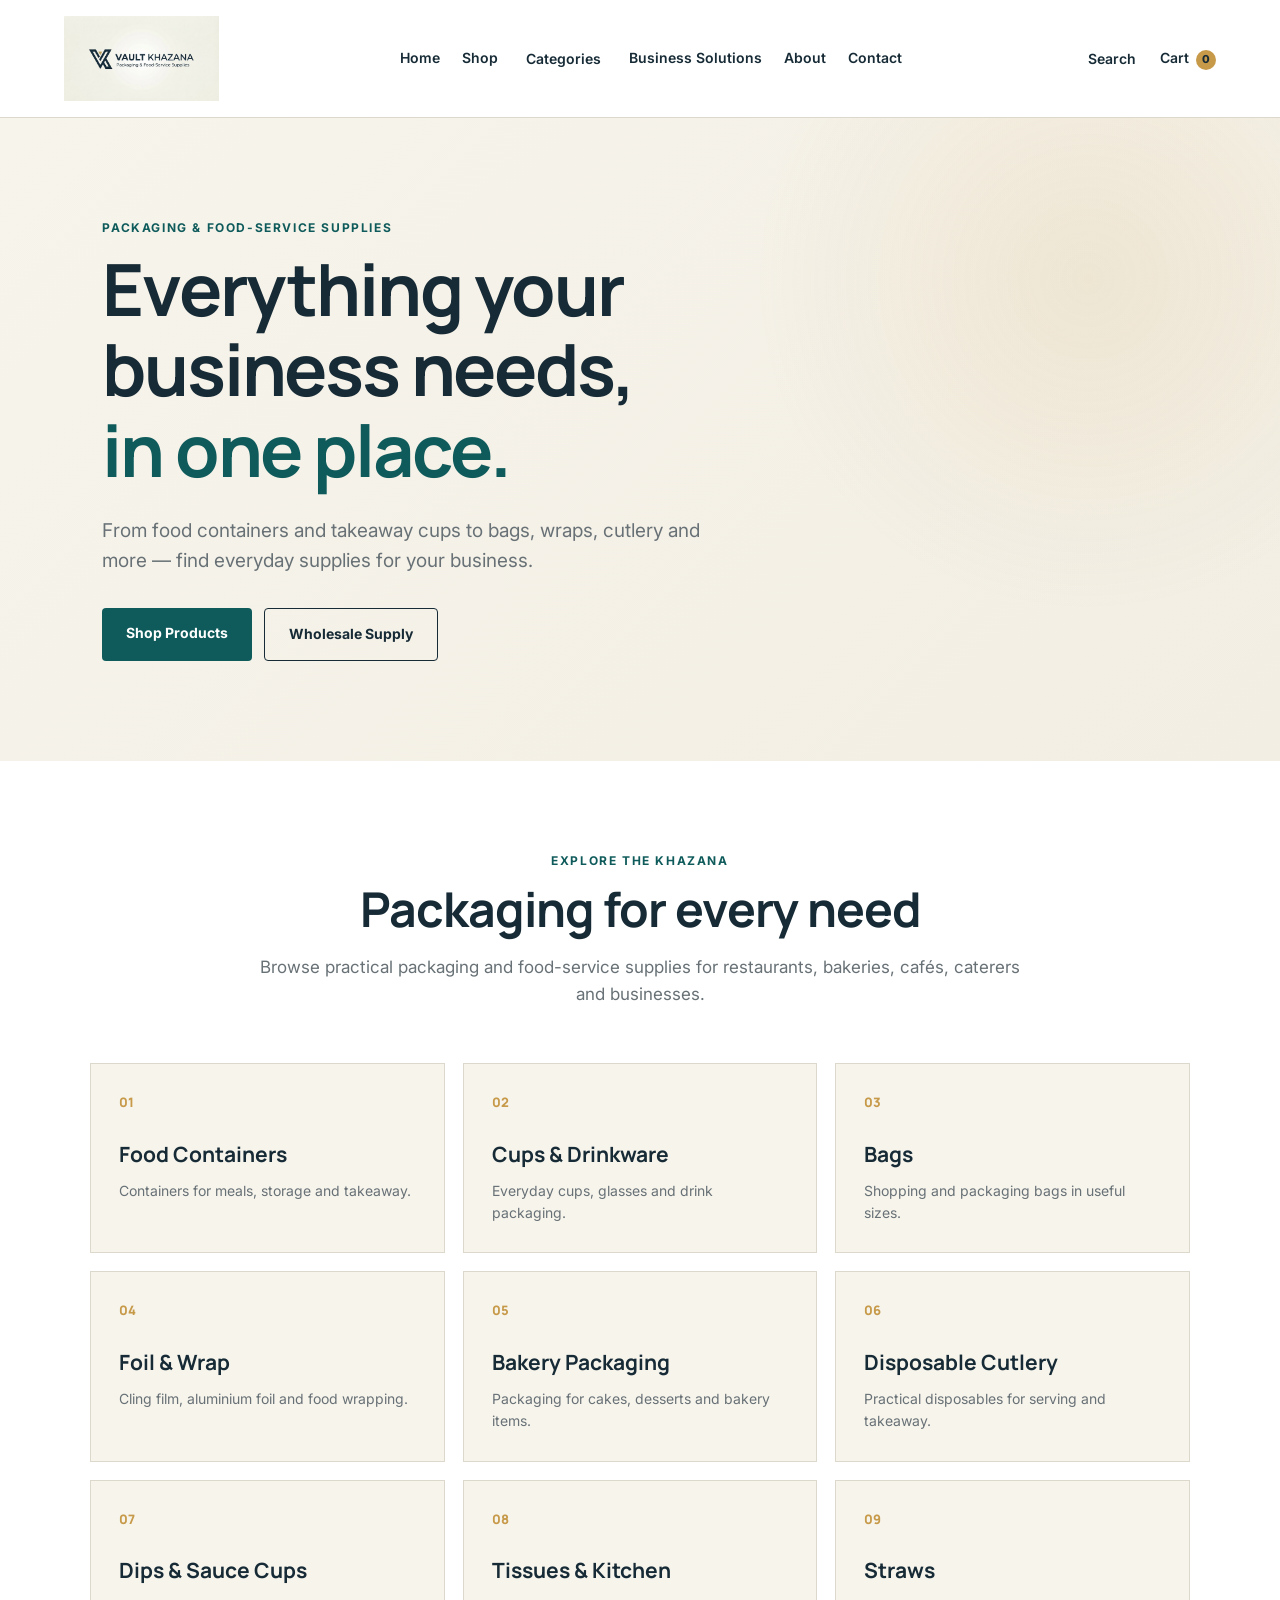
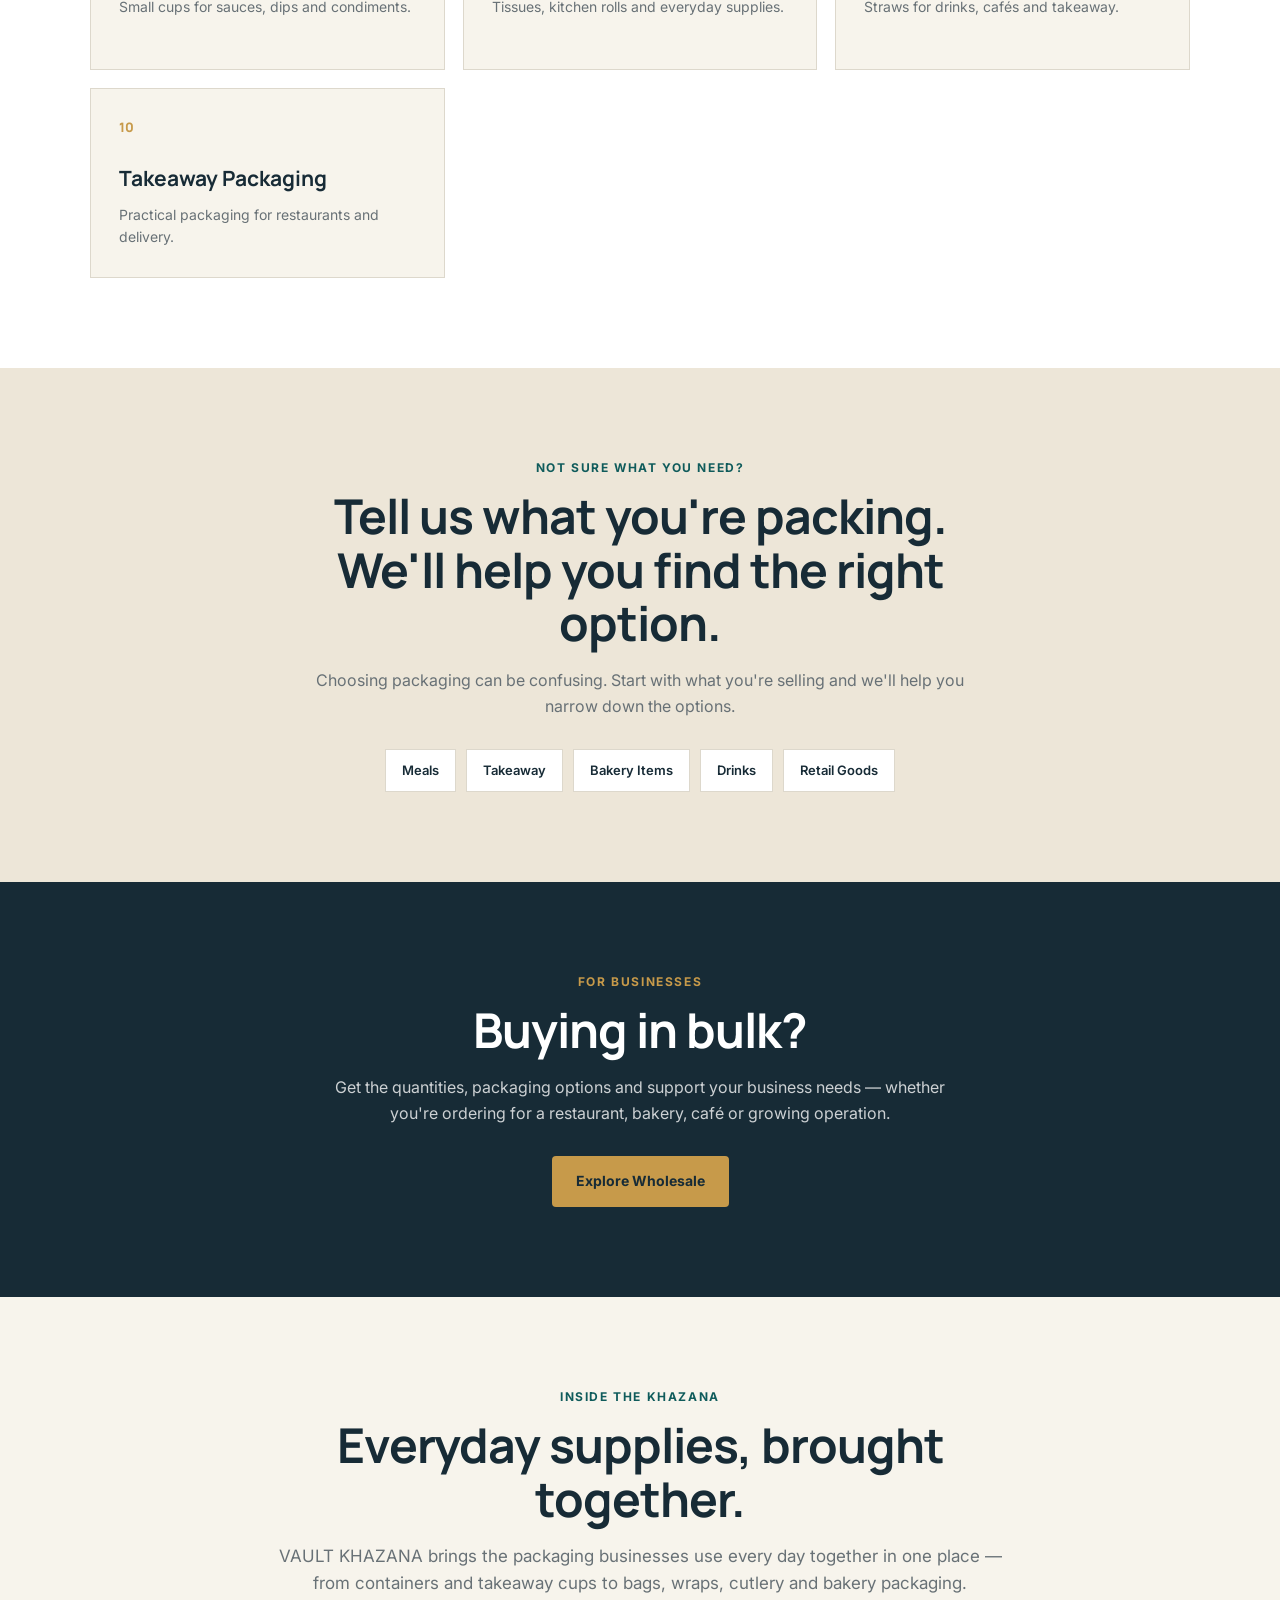
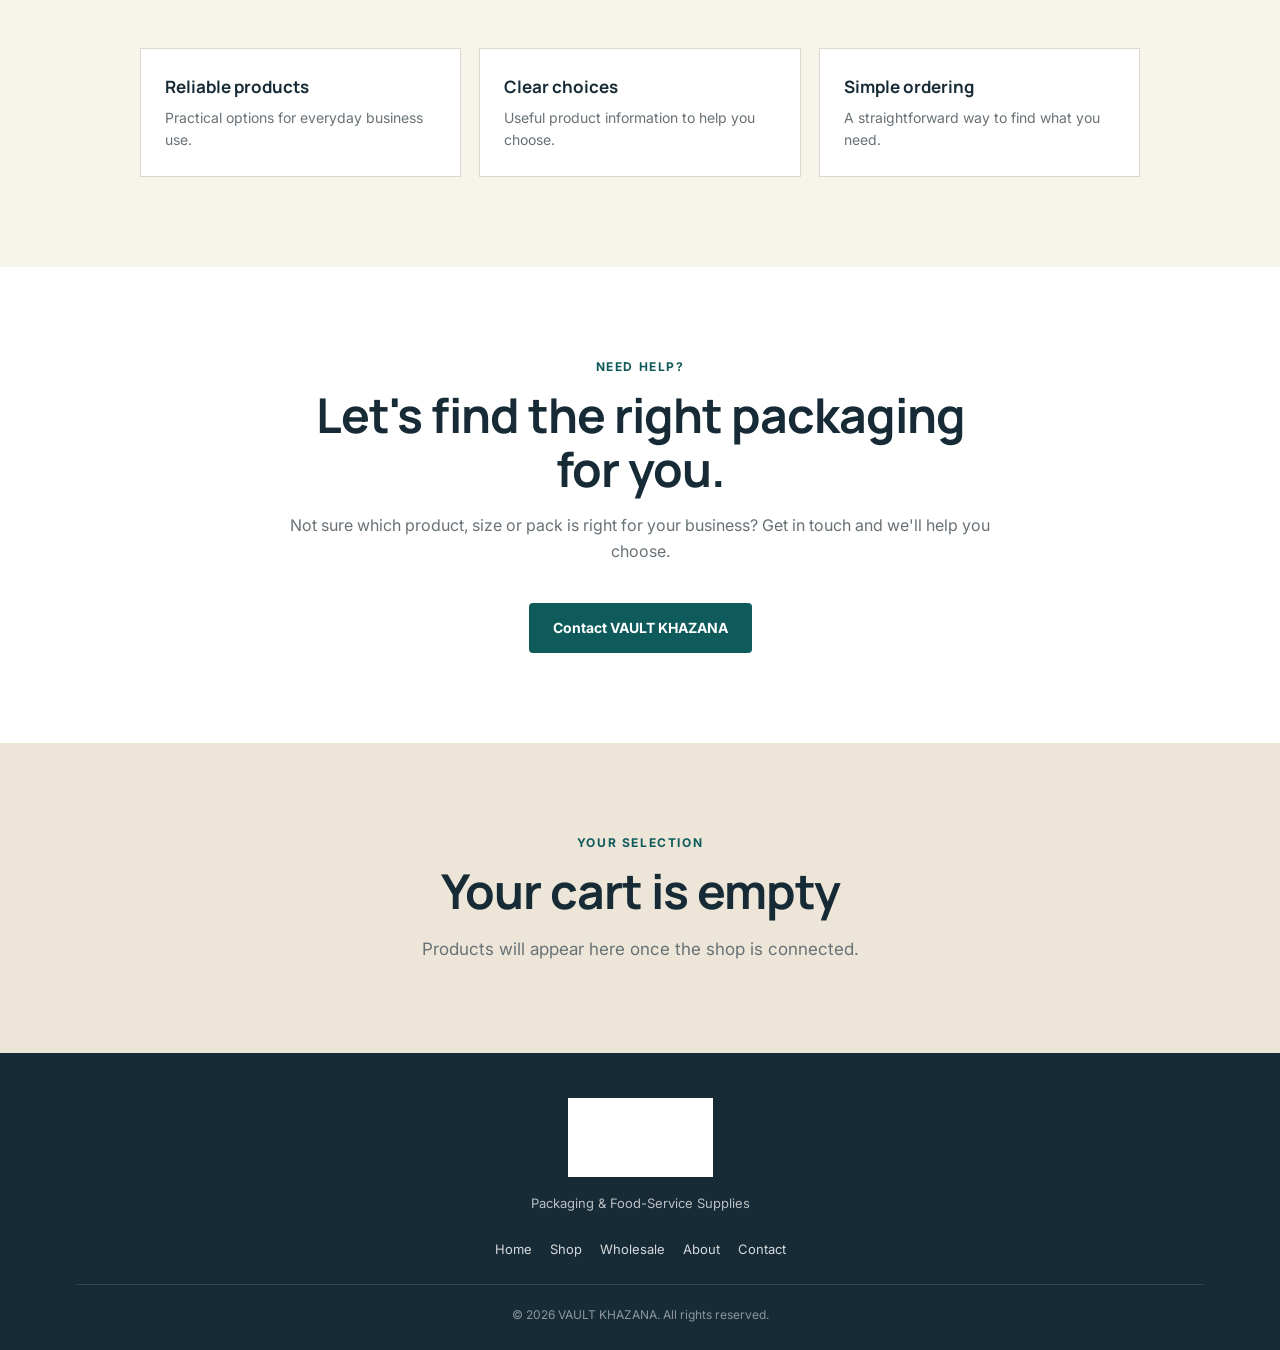
<file: index.html>
<!DOCTYPE html>
<html lang="en">
<head>
  <meta charset="UTF-8">
  <meta name="viewport" content="width=device-width, initial-scale=1.0">

  <title>VAULT KHAZANA | Packaging & Food-Service Supplies</title>

  <meta
    name="description"
    content="VAULT KHAZANA brings packaging and food-service supplies together in one place for restaurants, bakeries, cafés, caterers and growing businesses."
  >

  <link rel="stylesheet" href="styles.css">
</head>

<body>

  <!-- HEADER -->
  <header class="site-header">

    <a href="index.html" class="logo">
      <img src="vk.jpeg" alt="VAULT KHAZANA">
    </a>

    <nav class="main-nav" aria-label="Main navigation">

      <a href="index.html">Home</a>
      <a href="#shop">Shop</a>

      <div class="nav-dropdown">

        <button type="button">Categories</button>

        <div class="dropdown-menu">
          <a href="#plastic-food-containers">Food Containers</a>
          <a href="#dips-sauce-cups">Dips & Sauce Cups</a>
          <a href="#bakery-packaging">Bakery Packaging</a>
          <a href="#cups-drinkware">Cups & Drinkware</a>
          <a href="#bags">Bags</a>
          <a href="#food-wrapping">Foil & Wrap</a>
          <a href="#tissues-kitchen">Tissues & Kitchen</a>
          <a href="#disposable-cutlery">Disposable Cutlery</a>
          <a href="#takeaway-packaging">Takeaway Packaging</a>
          <a href="#thermopore">Thermopore</a>
        </div>

      </div>

      <a href="#business-solutions">Business Solutions</a>
      <a href="#about">About</a>
      <a href="#contact">Contact</a>

    </nav>

    <div class="header-actions">

      <button type="button" class="search-button">
        Search
      </button>

      <a href="#cart" class="cart-link">
        Cart <span class="cart-count">0</span>
      </a>

    </div>

  </header>


  <main>

    <!-- HERO -->
    <section class="hero">

      <div class="hero-content">

        <p class="eyebrow">Packaging & Food-Service Supplies</p>

        <h1>
          Everything your business needs,
          <span>in one place.</span>
        </h1>

        <p class="hero-text">
          From food containers and takeaway cups to bags, wraps,
          cutlery and more — find everyday supplies for your business.
        </p>

        <div class="hero-actions">

          <a href="#shop" class="primary-button">
            Shop Products
          </a>

          <a href="#business-solutions" class="secondary-button">
            Wholesale Supply
          </a>

        </div>

      </div>

    </section>


    <!-- SHOP -->
    <section id="shop" class="shop">

      <div class="section-heading">

        <p class="eyebrow">Explore the Khazana</p>

        <h2>Packaging for every need</h2>

        <p>
          Browse practical packaging and food-service supplies
          for restaurants, bakeries, cafés, caterers and businesses.
        </p>

      </div>


      <div class="category-grid">

                <a href="food-containers.html" class="category-card">
          <span class="category-number">01</span>
          <h3>Food Containers</h3>
          <p>Containers for meals, storage and takeaway.</p>
        </a>

        <a href="#cups-drinkware" class="category-card">
          <span class="category-number">02</span>
          <h3>Cups & Drinkware</h3>
          <p>Everyday cups, glasses and drink packaging.</p>
        </a>

        <a href="#bags" class="category-card">
          <span class="category-number">03</span>
          <h3>Bags</h3>
          <p>Shopping and packaging bags in useful sizes.</p>
        </a>

        <a href="#food-wrapping" class="category-card">
          <span class="category-number">04</span>
          <h3>Foil & Wrap</h3>
          <p>Cling film, aluminium foil and food wrapping.</p>
        </a>

        <a href="#bakery-packaging" class="category-card">
          <span class="category-number">05</span>
          <h3>Bakery Packaging</h3>
          <p>Packaging for cakes, desserts and bakery items.</p>
        </a>

        <a href="#disposable-cutlery" class="category-card">
          <span class="category-number">06</span>
          <h3>Disposable Cutlery</h3>
          <p>Practical disposables for serving and takeaway.</p>
        </a>

        <a href="#dips-sauce-cups" class="category-card">
          <span class="category-number">07</span>
          <h3>Dips & Sauce Cups</h3>
          <p>Small cups for sauces, dips and condiments.</p>
        </a>

        <a href="#tissues-kitchen" class="category-card">
          <span class="category-number">08</span>
          <h3>Tissues & Kitchen</h3>
          <p>Tissues, kitchen rolls and everyday supplies.</p>
        </a>

        <a href="#straws" class="category-card">
          <span class="category-number">09</span>
          <h3>Straws</h3>
          <p>Straws for drinks, cafés and takeaway.</p>
        </a>

        <a href="#takeaway-packaging" class="category-card">
          <span class="category-number">10</span>
          <h3>Takeaway Packaging</h3>
          <p>Practical packaging for restaurants and delivery.</p>
        </a>

      </div>

    </section>


    <!-- HELP / GUIDED CHOICE -->
    <section class="choice-help">

      <div class="choice-content">

        <p class="eyebrow">Not sure what you need?</p>

        <h2>
          Tell us what you're packing.
          We'll help you find the right option.
        </h2>

        <p>
          Choosing packaging can be confusing. Start with what
          you're selling and we'll help you narrow down the options.
        </p>

        <div class="choice-options">

          <a href="#plastic-food-containers">Meals</a>
          <a href="#takeaway-packaging">Takeaway</a>
          <a href="#bakery-packaging">Bakery Items</a>
          <a href="#cups-drinkware">Drinks</a>
          <a href="#bags">Retail Goods</a>

        </div>

      </div>

    </section>


    <!-- BUSINESS SOLUTIONS -->
    <section id="business-solutions" class="business-solutions">

      <div class="business-content">

        <p class="eyebrow">For businesses</p>

        <h2>Buying in bulk?</h2>

        <p>
          Get the quantities, packaging options and support
          your business needs — whether you're ordering for
          a restaurant, bakery, café or growing operation.
        </p>

        <a href="#contact" class="light-button">
          Explore Wholesale
        </a>

      </div>

    </section>


    <!-- ABOUT -->
    <section id="about" class="about">

      <div class="section-heading">

        <p class="eyebrow">Inside the Khazana</p>

        <h2>Everyday supplies, brought together.</h2>

        <p>
          VAULT KHAZANA brings the packaging businesses use every
          day together in one place — from containers and takeaway
          cups to bags, wraps, cutlery and bakery packaging.
        </p>

      </div>

      <div class="about-points">

        <div>
          <strong>Reliable products</strong>
          <span>Practical options for everyday business use.</span>
        </div>

        <div>
          <strong>Clear choices</strong>
          <span>Useful product information to help you choose.</span>
        </div>

        <div>
          <strong>Simple ordering</strong>
          <span>A straightforward way to find what you need.</span>
        </div>

      </div>

    </section>


    <!-- CONTACT -->
    <section id="contact" class="contact">

      <div class="contact-content">

        <p class="eyebrow">Need help?</p>

        <h2>Let's find the right packaging for you.</h2>

        <p>
          Not sure which product, size or pack is right for your
          business? Get in touch and we'll help you choose.
        </p>

        <a href="mailto:info@vaultkhazana.com" class="primary-button">
          Contact VAULT KHAZANA
        </a>

      </div>

    </section>


    <!-- CART PLACEHOLDER -->
    <section id="cart" class="cart-section">

      <div class="section-heading">

        <p class="eyebrow">Your selection</p>

        <h2>Your cart is empty</h2>

        <p>
          Products will appear here once the shop is connected.
        </p>

      </div>

    </section>

  </main>


  <!-- FOOTER -->
  <footer class="site-footer">

    <div class="footer-brand">

      <img src="vk.jpeg" alt="VAULT KHAZANA">

      <p>
        Packaging & Food-Service Supplies
      </p>

    </div>

    <div class="footer-links">

      <a href="index.html">Home</a>
      <a href="#shop">Shop</a>
      <a href="#business-solutions">Wholesale</a>
      <a href="#about">About</a>
      <a href="#contact">Contact</a>

    </div>

    <p class="copyright">
      © 2026 VAULT KHAZANA. All rights reserved.
    </p>

  </footer>

</body>
</html>
</file>
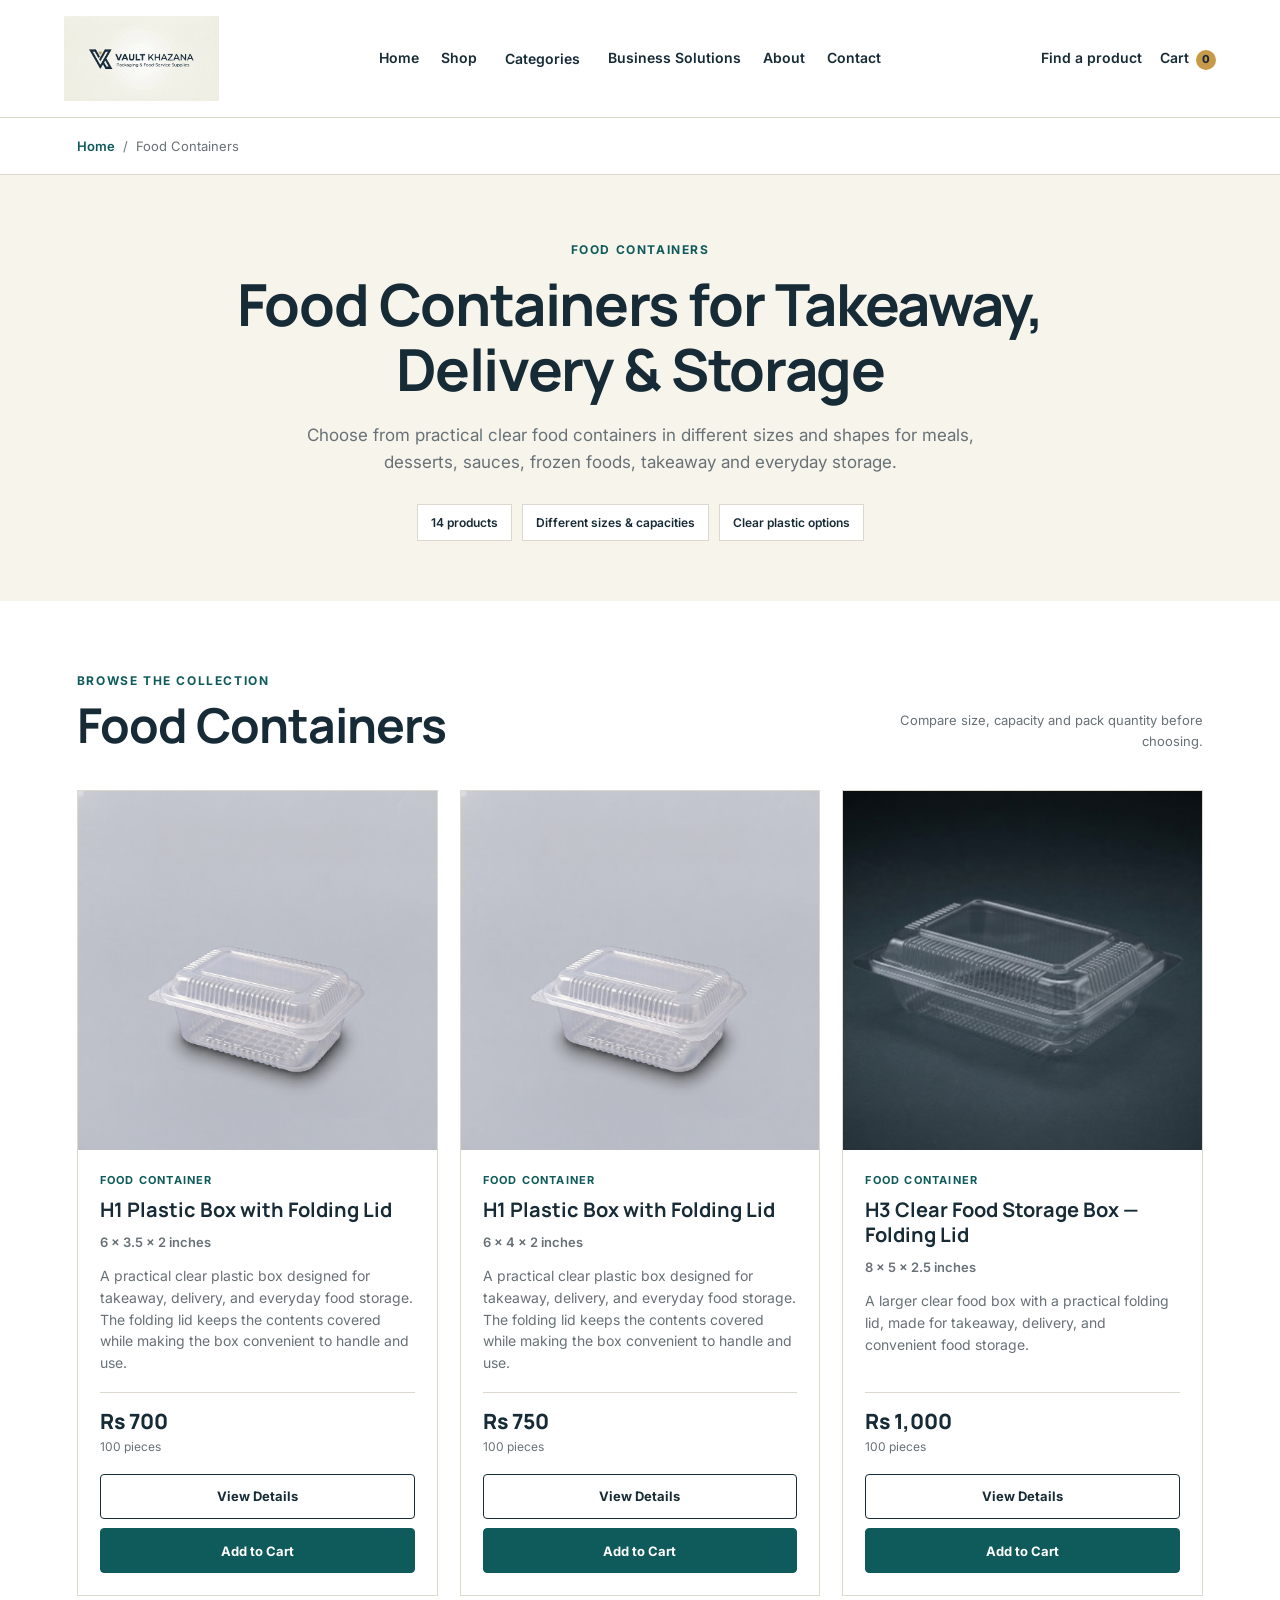
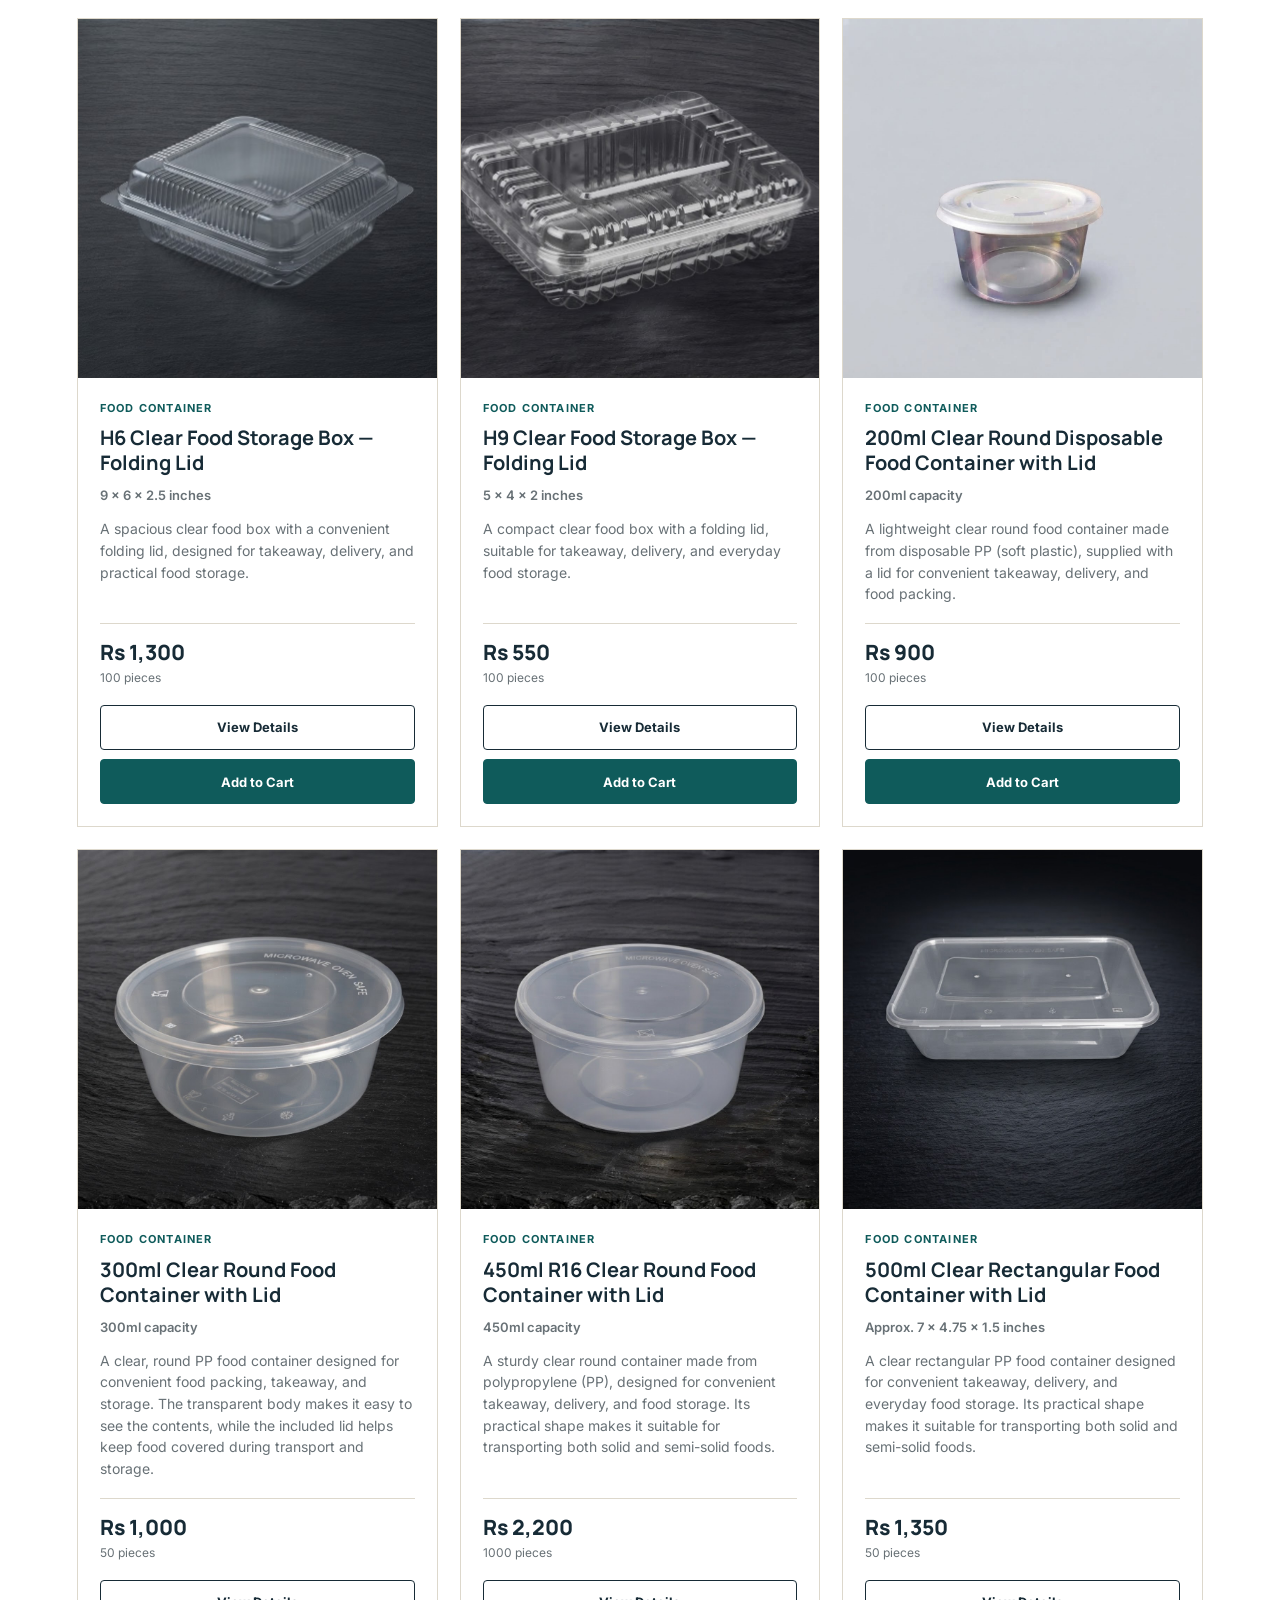
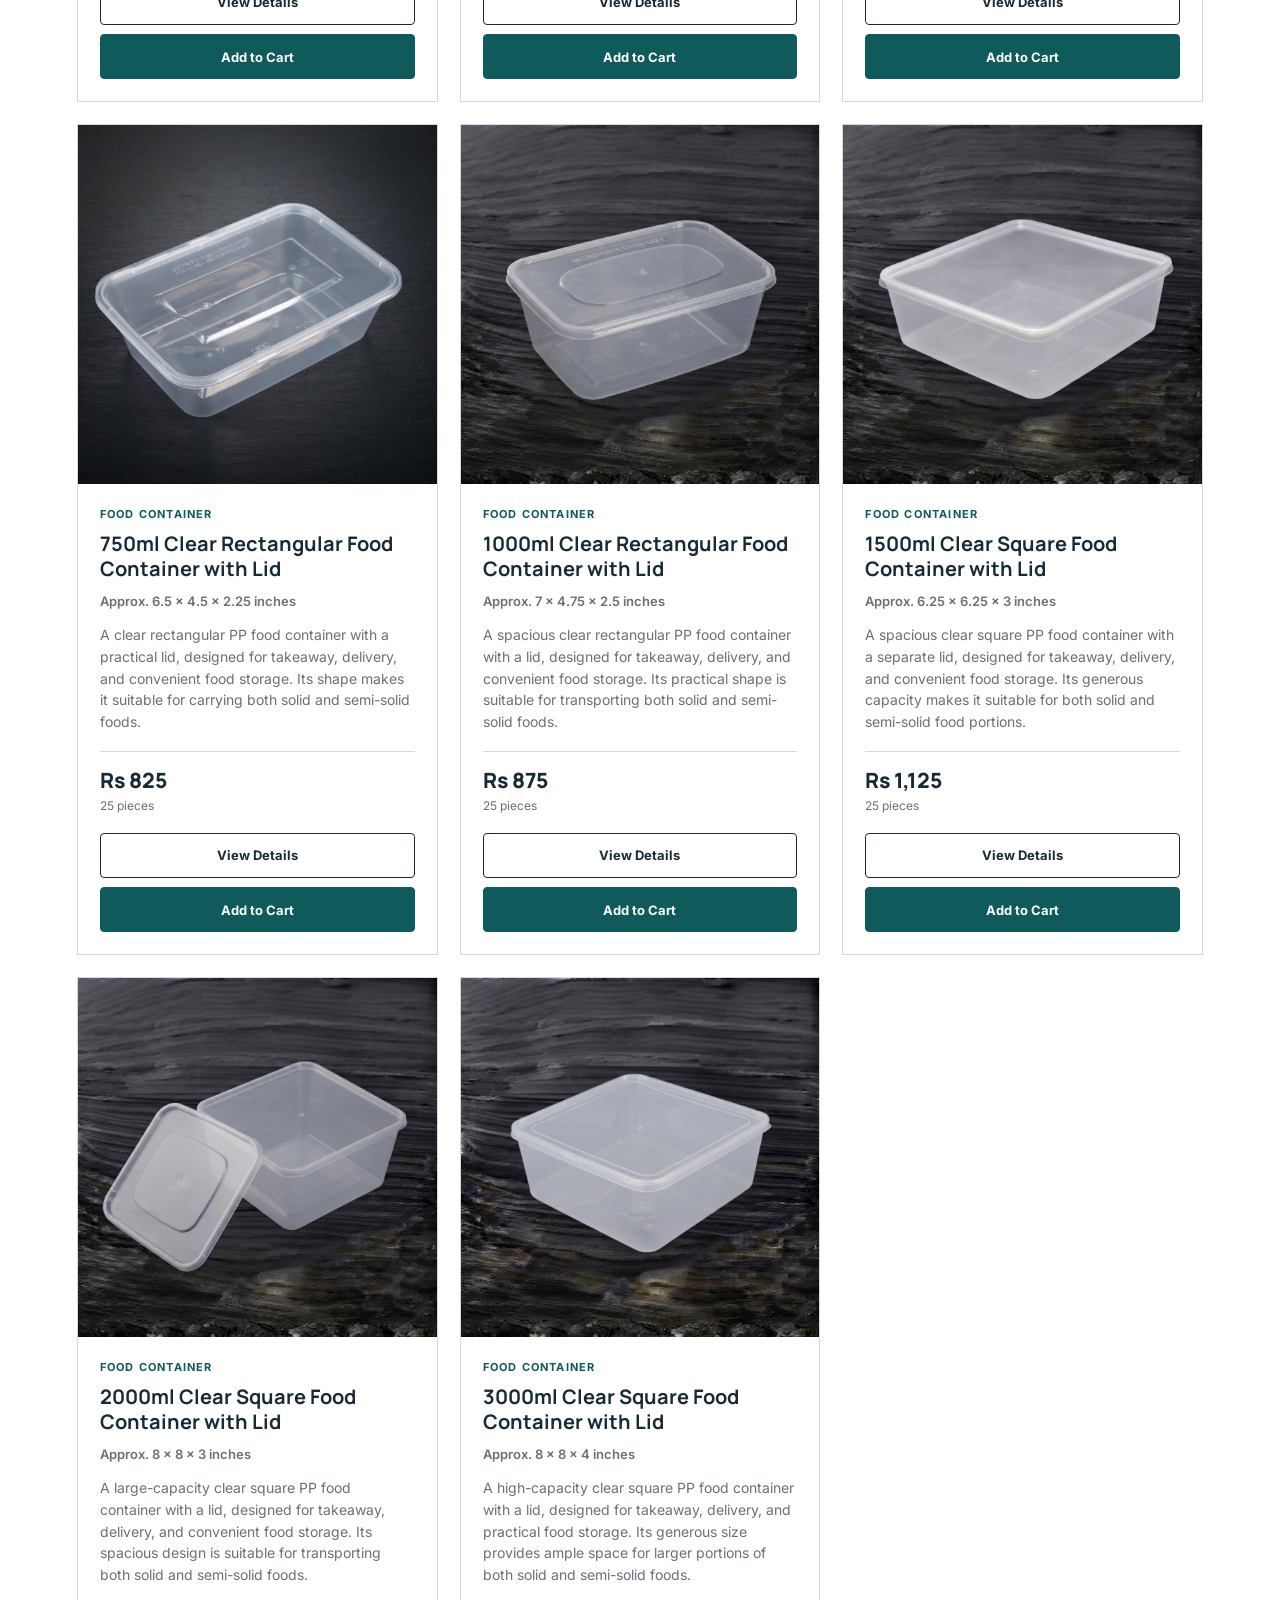
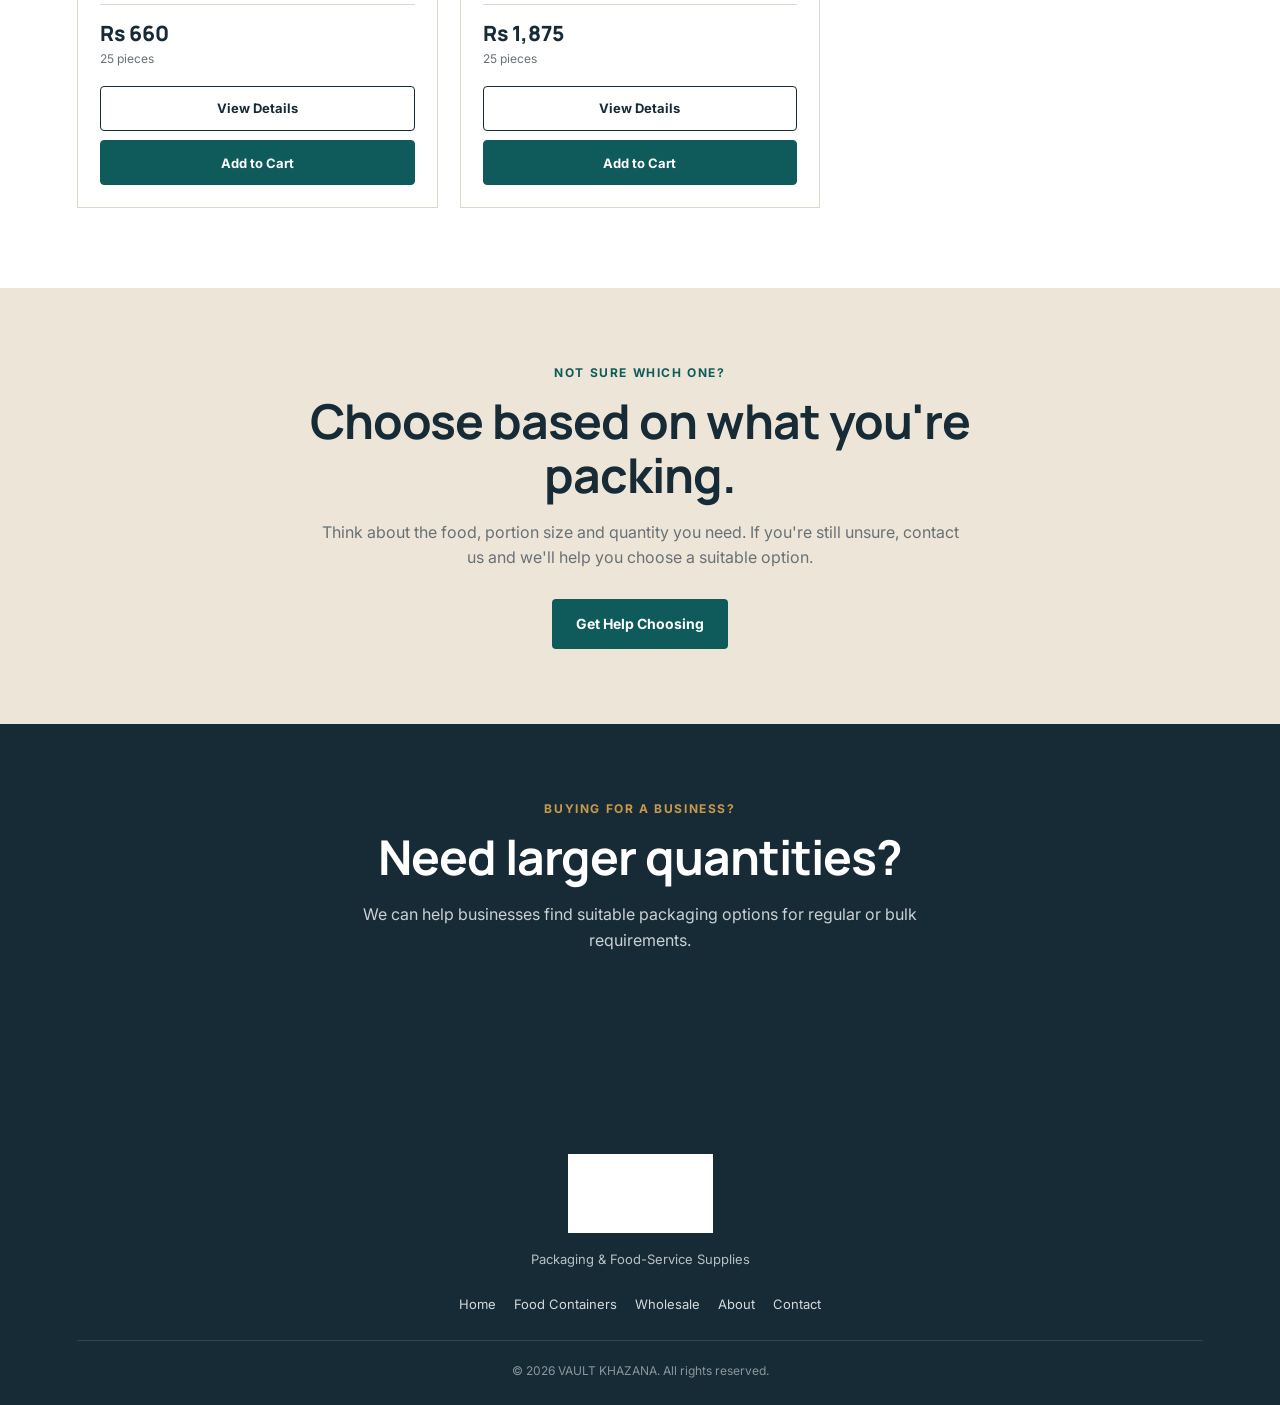
<file: food-containers.html>
<!DOCTYPE html>
<html lang="en">
<head>
  <meta charset="UTF-8">
  <meta name="viewport" content="width=device-width, initial-scale=1.0">

  <title>Food Containers | VAULT KHAZANA</title>

  <meta
    name="description"
    content="Shop clear plastic food containers in different sizes and shapes for takeaway, delivery, food packing and storage."
  >

  <link rel="stylesheet" href="styles.css">
  <link rel="stylesheet" href="food-containers.css">
</head>

<body>

  <!-- HEADER -->
  <header class="site-header">

    <a href="index.html" class="logo" aria-label="VAULT KHAZANA home">
      <img src="vk.jpeg" alt="VAULT KHAZANA">
    </a>

    <nav class="main-nav" aria-label="Main navigation">

      <a href="index.html">Home</a>
      <a href="food-containers.html">Shop</a>

      <div class="nav-dropdown">

        <button type="button">Categories</button>

        <div class="dropdown-menu">
          <a href="food-containers.html">Food Containers</a>
          <a href="#dips-sauce-cups">Dips & Sauce Cups</a>
          <a href="#bakery-packaging">Bakery Packaging</a>
          <a href="#cups-drinkware">Cups & Drinkware</a>
          <a href="#bags">Bags</a>
          <a href="#food-wrapping">Foil & Wrap</a>
          <a href="#tissues-kitchen">Tissues & Kitchen</a>
          <a href="#disposable-cutlery">Disposable Cutlery</a>
          <a href="#takeaway-packaging">Takeaway Packaging</a>
          <a href="#thermopore">Thermopore</a>
        </div>

      </div>

      <a href="#business-solutions">Business Solutions</a>
      <a href="index.html#about">About</a>
      <a href="index.html#contact">Contact</a>

    </nav>

    <div class="header-actions">

      <a href="#product-grid" class="search-button">
        Find a product
      </a>

      <a href="#cart" class="cart-link">
        Cart <span class="cart-count">0</span>
      </a>

    </div>

  </header>


  <main>

    <!-- BREADCRUMB -->
    <div class="breadcrumb-wrap">
      <nav class="breadcrumb" aria-label="Breadcrumb">
        <a href="index.html">Home</a>
        <span>/</span>
        <span>Food Containers</span>
      </nav>
    </div>


    <!-- CATEGORY INTRO -->
    <section class="category-hero">

      <div class="category-hero-content">

        <p class="eyebrow">Food Containers</p>

        <h1>Food Containers for Takeaway, Delivery & Storage</h1>

        <p>
          Choose from practical clear food containers in different
          sizes and shapes for meals, desserts, sauces, frozen foods,
          takeaway and everyday storage.
        </p>

        <div class="category-meta">
          <span>14 products</span>
          <span>Different sizes & capacities</span>
          <span>Clear plastic options</span>
        </div>

      </div>

    </section>


    <!-- PRODUCTS -->
    <section class="products-section" id="product-grid">

      <div class="products-heading">

        <div>
          <p class="eyebrow">Browse the collection</p>
          <h2>Food Containers</h2>
        </div>

        <p class="products-note">
          Compare size, capacity and pack quantity before choosing.
        </p>

      </div>


      <div class="product-grid" id="product-grid-container">
        <!-- Products are loaded by products.js -->
      </div>

    </section>


    <!-- HELP -->
    <section class="category-help">

      <div class="category-help-inner">

        <p class="eyebrow">Not sure which one?</p>

        <h2>Choose based on what you're packing.</h2>

        <p>
          Think about the food, portion size and quantity you need.
          If you're still unsure, contact us and we'll help you
          choose a suitable option.
        </p>

        <a href="index.html#contact" class="primary-button">
          Get Help Choosing
        </a>

      </div>

    </section>


    <!-- BUSINESS -->
    <section class="category-business" id="business-solutions">

      <div>

        <p class="eyebrow">Buying for a business?</p>

        <h2>Need larger quantities?</h2>

        <p>
          We can help businesses find suitable packaging options
          for regular or bulk requirements.
        </p>

        <a href="index.html#contact" class="secondary-button">
          Ask About Bulk Supply
        </a>

      </div>

    </section>

  </main>


  <!-- FOOTER -->
  <footer class="site-footer">

    <div class="footer-brand">

      <img src="vk.jpeg" alt="VAULT KHAZANA">

      <p>
        Packaging & Food-Service Supplies
      </p>

    </div>

    <div class="footer-links">

      <a href="index.html">Home</a>
      <a href="food-containers.html">Food Containers</a>
      <a href="index.html#business-solutions">Wholesale</a>
      <a href="index.html#about">About</a>
      <a href="index.html#contact">Contact</a>

    </div>

    <p class="copyright">
      © 2026 VAULT KHAZANA. All rights reserved.
    </p>

  </footer>


  <script src="products.js"></script>

</body>
</html>
</file>
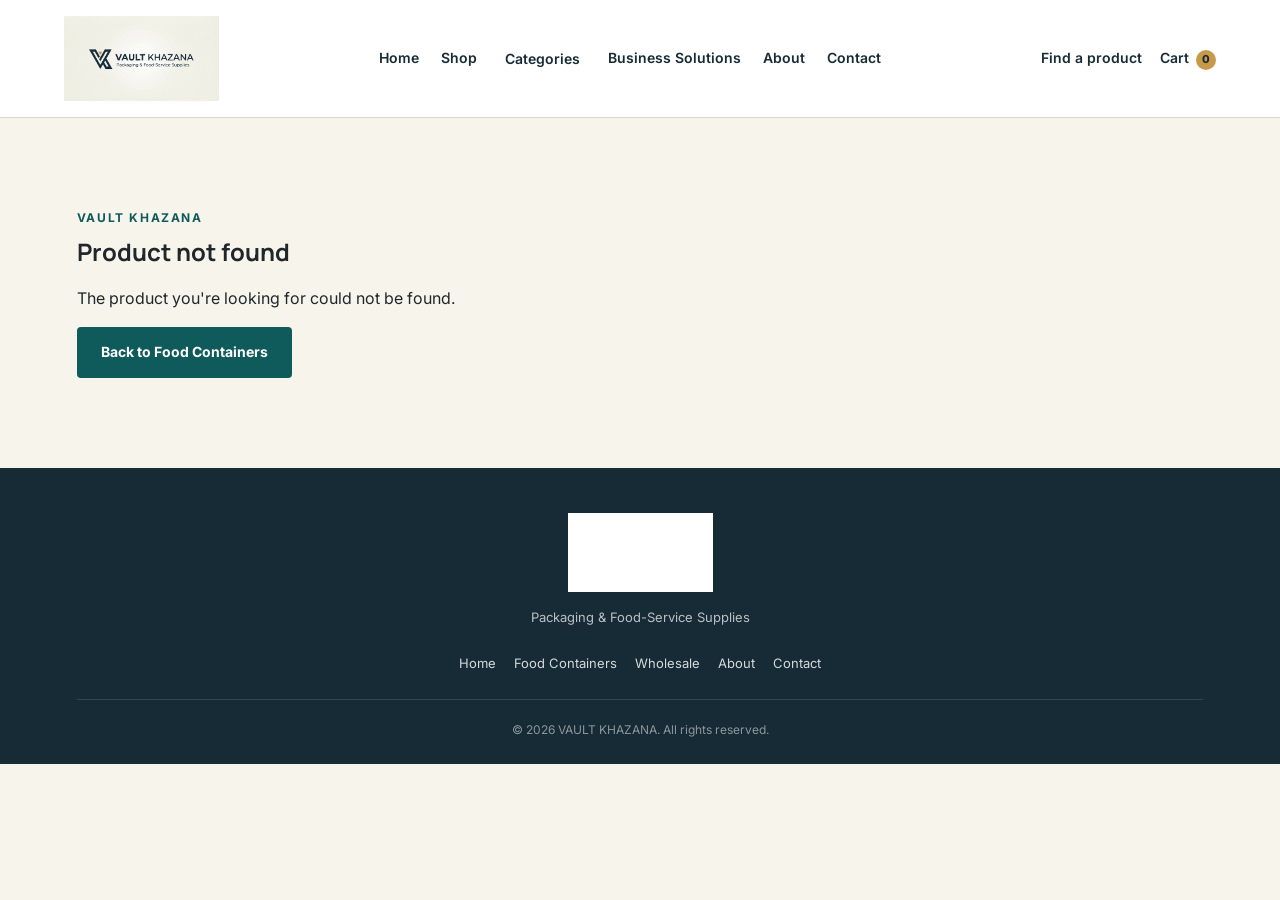
<file: product.html>
<!DOCTYPE html>
<html lang="en">
<head>
  <meta charset="UTF-8">
  <meta name="viewport" content="width=device-width, initial-scale=1.0">

  <title>Product | VAULT KHAZANA</title>

  <meta
    name="description"
    content="View product details, sizes, pack quantities and pricing at VAULT KHAZANA."
  >

  <link rel="stylesheet" href="styles.css">
  <link rel="stylesheet" href="product.css">
</head>

<body>

  <!-- HEADER -->
  <header class="site-header">

    <a href="index.html" class="logo" aria-label="VAULT KHAZANA home">
      <img src="vk.jpeg" alt="VAULT KHAZANA">
    </a>

    <nav class="main-nav" aria-label="Main navigation">

      <a href="index.html">Home</a>

      <a href="food-containers.html">Shop</a>

      <div class="nav-dropdown">

        <button type="button">Categories</button>

        <div class="dropdown-menu">
          <a href="food-containers.html">Food Containers</a>
          <a href="#dips-sauce-cups">Dips & Sauce Cups</a>
          <a href="#bakery-packaging">Bakery Packaging</a>
          <a href="#cups-drinkware">Cups & Drinkware</a>
          <a href="#bags">Bags</a>
          <a href="#food-wrapping">Foil & Wrap</a>
          <a href="#tissues-kitchen">Tissues & Kitchen</a>
          <a href="#disposable-cutlery">Disposable Cutlery</a>
          <a href="#takeaway-packaging">Takeaway Packaging</a>
          <a href="#thermopore">Thermopore</a>
        </div>

      </div>

      <a href="index.html#business-solutions">
        Business Solutions
      </a>

      <a href="index.html#about">About</a>

      <a href="index.html#contact">Contact</a>

    </nav>

    <div class="header-actions">

      <a href="food-containers.html#product-grid" class="search-button">
        Find a product
      </a>

      <a href="#cart" class="cart-link">
        Cart <span class="cart-count">0</span>
      </a>

    </div>

  </header>


  <main>

    <!-- BREADCRUMB -->
    <div class="breadcrumb-wrap">

      <nav class="breadcrumb" aria-label="Breadcrumb">

        <a href="index.html">Home</a>

        <span>/</span>

        <a href="food-containers.html">
          Food Containers
        </a>

        <span>/</span>

        <span id="breadcrumb-product">
          Product
        </span>

      </nav>

    </div>


    <!-- PRODUCT DETAIL -->
    <section class="product-detail-section">

      <div class="product-detail">

        <!-- IMAGE GALLERY -->
        <div class="product-gallery">

          <div class="product-main-image">

            <img
              id="product-main-image"
              src=""
              alt=""
            >

          </div>


          <div
            class="product-thumbnails"
            id="product-thumbnails"
            aria-label="Product images"
          >
            <!-- Thumbnails inserted by JavaScript -->
          </div>

        </div>


        <!-- PRODUCT INFORMATION -->
        <div class="product-detail-info">

          <p
            class="product-detail-category"
            id="product-category"
          >
            Food Container
          </p>


          <h1 id="product-name">
            Product
          </h1>


          <p
            class="product-detail-dimensions"
            id="product-dimensions"
          >
          </p>


          <div class="product-price-block">

            <span
              class="product-detail-price"
              id="product-price"
            >
            </span>

            <span
              class="product-detail-pack"
              id="product-pack"
            >
            </span>

          </div>


          <div class="product-action-box">

            <button
              type="button"
              class="detail-add-button"
              id="detail-add-button"
            >
              Add to Cart
            </button>

            <a
              href="food-containers.html"
              class="back-to-products"
            >
              Continue Shopping
            </a>

          </div>


          <!-- OVERVIEW -->
          <div class="product-description">

            <h2>About this product</h2>

            <p id="product-overview"></p>

          </div>


          <!-- PRODUCT FACTS -->
          <div class="product-facts">

            <h2>Product Details</h2>

            <dl>

              <div id="fact-capacity">
                <dt>Capacity</dt>
                <dd id="product-capacity"></dd>
              </div>

              <div id="fact-shape">
                <dt>Shape</dt>
                <dd id="product-shape"></dd>
              </div>

              <div id="fact-material">
                <dt>Material</dt>
                <dd id="product-material"></dd>
              </div>

              <div id="fact-lid">
                <dt>Lid</dt>
                <dd id="product-lid"></dd>
              </div>

              <div id="fact-model">
                <dt>Model</dt>
                <dd id="product-model"></dd>
              </div>

              <div id="fact-colour">
                <dt>Colour</dt>
                <dd id="product-colour"></dd>
              </div>

              <div>
                <dt>Dimensions</dt>
                <dd id="product-dimensions-fact"></dd>
              </div>

            </dl>

          </div>


          <!-- SUITABLE FOR -->
          <div class="product-use">

            <h2>Suitable for</h2>

            <p id="product-suitable"></p>

          </div>


          <!-- IDEAL FOR -->
          <div class="product-use">

            <h2>Ideal for</h2>

            <p id="product-ideal"></p>

          </div>


          <!-- RECOMMENDATION -->
          <div
            class="product-recommendation"
            id="product-recommendation-box"
          >

            <strong>Our recommendation</strong>

            <p id="product-recommendation"></p>

          </div>

        </div>

      </div>

    </section>


    <!-- HELP -->
    <section class="product-help">

      <div class="product-help-inner">

        <p class="eyebrow">Need help choosing?</p>

        <h2>Not sure which size is right for you?</h2>

        <p>
          Tell us what you're packing and we'll help you
          choose a suitable container.
        </p>

        <a
          href="index.html#contact"
          class="primary-button"
        >
          Get Help Choosing
        </a>

      </div>

    </section>

  </main>


  <!-- FOOTER -->
  <footer class="site-footer">

    <div class="footer-brand">

      <img
        src="vk.jpeg"
        alt="VAULT KHAZANA"
      >

      <p>
        Packaging & Food-Service Supplies
      </p>

    </div>


    <div class="footer-links">

      <a href="index.html">Home</a>

      <a href="food-containers.html">
        Food Containers
      </a>

      <a href="index.html#business-solutions">
        Wholesale
      </a>

      <a href="index.html#about">
        About
      </a>

      <a href="index.html#contact">
        Contact
      </a>

    </div>


    <p class="copyright">
      © 2026 VAULT KHAZANA. All rights reserved.
    </p>

  </footer>


  <script src="products.js"></script>


  <script>

    /* =========================================
       PRODUCT DETAIL PAGE
       ========================================= */

    document.addEventListener("DOMContentLoaded", function() {

      const params = new URLSearchParams(window.location.search);
      const productId = params.get("id");

      const product = products.find(function(item) {
        return item.id === productId;
      });


      /* ---------- INVALID PRODUCT ---------- */

      if (!product) {

        document.title = "Product Not Found | VAULT KHAZANA";

        document.querySelector("main").innerHTML = `
          <section class="product-not-found">
            <div>
              <p class="eyebrow">VAULT KHAZANA</p>

              <h1>Product not found</h1>

              <p>
                The product you're looking for could not be found.
              </p>

              <a
                href="food-containers.html"
                class="primary-button"
              >
                Back to Food Containers
              </a>
            </div>
          </section>
        `;

        return;
      }


      /* ---------- PAGE TITLE ---------- */

      document.title =
        product.name + " | VAULT KHAZANA";


      /* ---------- BASIC INFORMATION ---------- */

      document.getElementById("breadcrumb-product").textContent =
        product.name;

      document.getElementById("product-category").textContent =
        product.category;

      document.getElementById("product-name").textContent =
        product.name;

      document.getElementById("product-dimensions").textContent =
        product.dimensions;

      document.getElementById("product-dimensions-fact").textContent =
        product.dimensions;

      document.getElementById("product-price").textContent =
        formatPrice(product.price);

      document.getElementById("product-pack").textContent =
        "per " + product.pack;

      document.getElementById("product-overview").textContent =
        product.overview;

      document.getElementById("product-suitable").textContent =
        product.suitableFor;

      document.getElementById("product-ideal").textContent =
        product.idealFor;


      /* ---------- OPTIONAL RECOMMENDATION ---------- */

      const recommendationBox =
        document.getElementById(
          "product-recommendation-box"
        );

      const recommendation =
        document.getElementById(
          "product-recommendation"
        );

      if (product.recommendation) {

        recommendation.textContent =
          product.recommendation;

      } else {

        recommendationBox.style.display = "none";

      }


      /* ---------- PRODUCT FACTS ---------- */

      function setFact(elementId, value) {

        const row = document.getElementById(elementId);

        if (!value) {
          row.style.display = "none";
          return;
        }

        row.querySelector("dd").textContent = value;

      }


      setFact(
        "fact-capacity",
        product.capacity
      );

      setFact(
        "fact-shape",
        product.shape
      );

      setFact(
        "fact-material",
        product.material
      );

      setFact(
        "fact-lid",
        product.lid
      );

      setFact(
        "fact-model",
        product.model
      );

      setFact(
        "fact-colour",
        product.colour
      );


      /* ---------- MAIN IMAGE ---------- */

      const mainImage =
        document.getElementById(
          "product-main-image"
        );

      mainImage.src = product.images[0];

      mainImage.alt =
        product.name + " - main product image";


      /* ---------- IMAGE THUMBNAILS ---------- */

      const thumbnails =
        document.getElementById(
          "product-thumbnails"
        );

      thumbnails.innerHTML = "";


      product.images.forEach(function(image, index) {

        const button =
          document.createElement("button");

        button.type = "button";

        button.className =
          "product-thumbnail";

        if (index === 0) {
          button.classList.add("active");
        }


        const thumbnailImage =
          document.createElement("img");

        thumbnailImage.src = image;

        thumbnailImage.alt =
          product.name +
          " image " +
          (index + 1);


        button.appendChild(thumbnailImage);


        button.addEventListener(
          "click",
          function() {

            mainImage.src = image;

            mainImage.alt =
              product.name +
              " image " +
              (index + 1);


            document
              .querySelectorAll(".product-thumbnail")
              .forEach(function(item) {
                item.classList.remove("active");
              });


            button.classList.add("active");

          }
        );


        thumbnails.appendChild(button);

      });


      /* ---------- ADD TO CART ---------- */

      const addButton =
        document.getElementById(
          "detail-add-button"
        );


      addButton.addEventListener(
        "click",
        function() {

          addToCart(
            product.id,
            addButton
          );


          addButton.textContent =
            "Added to Cart";

          addButton.classList.add("added");


          setTimeout(function() {

            addButton.textContent =
              "Add to Cart";

            addButton.classList.remove("added");

          }, 1500);

        }
      );


      /* ---------- CART COUNT ---------- */

      updateCartCount();

    });

  </script>

</body>
</html>
</file>
<file: styles.css>
@import url('https://fonts.googleapis.com/css2?family=Inter:wght@400;500;600;700&family=Manrope:wght@500;600;700;800&display=swap');

:root {
  --navy: #172B36;
  --teal: #0F5B5B;
  --gold: #C79A4A;
  --ivory: #F7F4EC;
  --sand: #EDE6D8;
  --charcoal: #20272B;
  --white: #FFFFFF;
  --muted: #687176;
  --border: #DDD8CC;
}

* {
  box-sizing: border-box;
}

html {
  scroll-behavior: smooth;
}

body {
  margin: 0;
  font-family: "Inter", Arial, sans-serif;
  color: var(--charcoal);
  background: var(--ivory);
  line-height: 1.6;
}

img {
  max-width: 100%;
}

a {
  color: inherit;
}

button {
  font-family: inherit;
}

/* =========================
   HEADER
========================= */

.site-header {
  display: flex;
  align-items: center;
  justify-content: space-between;
  gap: 28px;
  padding: 16px 5%;
  background: var(--white);
  border-bottom: 1px solid var(--border);
  position: relative;
  z-index: 50;
}

.logo {
  display: flex;
  align-items: center;
  flex-shrink: 0;
}

.logo img {
  width: 155px;
  height: auto;
  display: block;
}

.main-nav {
  display: flex;
  align-items: center;
  gap: 22px;
}

.main-nav a,
.nav-dropdown button,
.search-button,
.cart-link {
  font-size: 14px;
  font-weight: 600;
  color: var(--navy);
  text-decoration: none;
  background: none;
  border: 0;
  cursor: pointer;
}

.main-nav a,
.nav-dropdown button,
.search-button,
.cart-link {
  transition: color 0.2s ease;
}

.main-nav a:hover,
.nav-dropdown button:hover,
.search-button:hover,
.cart-link:hover {
  color: var(--teal);
}

.nav-dropdown {
  position: relative;
}

.dropdown-menu {
  position: absolute;
  top: calc(100% + 12px);
  left: -15px;
  z-index: 60;
  display: none;
  min-width: 235px;
  padding: 8px 0;
  background: var(--white);
  border: 1px solid var(--border);
  box-shadow: 0 12px 30px rgba(23, 43, 54, 0.12);
}

.nav-dropdown:hover .dropdown-menu {
  display: block;
}

.dropdown-menu a {
  display: block;
  padding: 9px 16px;
  white-space: nowrap;
  font-size: 13px;
}

.header-actions {
  display: flex;
  align-items: center;
  gap: 18px;
  flex-shrink: 0;
}

.cart-count {
  display: inline-flex;
  align-items: center;
  justify-content: center;
  min-width: 20px;
  height: 20px;
  padding: 0 5px;
  margin-left: 3px;
  border-radius: 50%;
  background: var(--gold);
  color: var(--navy);
  font-size: 11px;
  font-weight: 800;
}

/* =========================
   GENERAL
========================= */

main {
  width: 100%;
}

section {
  padding: 90px 6%;
}

.section-heading {
  max-width: 760px;
  margin: 0 auto;
  text-align: center;
}

.eyebrow {
  margin: 0 0 12px;
  color: var(--teal);
  font-size: 12px;
  font-weight: 700;
  letter-spacing: 1.6px;
  text-transform: uppercase;
}

h1,
h2,
h3 {
  font-family: "Manrope", Arial, sans-serif;
}

h1,
h2 {
  margin-top: 0;
  line-height: 1.12;
}

h2 {
  margin-bottom: 18px;
  color: var(--navy);
  font-size: clamp(32px, 5vw, 48px);
  letter-spacing: -1px;
}

.section-heading p:last-child {
  margin: 0;
  color: var(--muted);
  font-size: 17px;
}

/* =========================
   HERO
========================= */

.hero {
  min-height: 620px;
  display: flex;
  align-items: center;
  padding: 100px 8%;
  background:
    radial-gradient(circle at 85% 25%, rgba(199, 154, 74, 0.12), transparent 28%),
    linear-gradient(135deg, var(--ivory) 0%, #F2EEE3 100%);
}

.hero-content {
  max-width: 720px;
}

.hero h1 {
  margin-bottom: 25px;
  color: var(--navy);
  font-size: clamp(44px, 6vw, 72px);
  letter-spacing: -2px;
}

.hero h1 span {
  display: block;
  color: var(--teal);
}

.hero-text {
  max-width: 600px;
  margin: 0 0 32px;
  color: var(--muted);
  font-size: 19px;
}

.hero-actions {
  display: flex;
  flex-wrap: wrap;
  gap: 12px;
}

/* =========================
   BUTTONS
========================= */

.primary-button,
.secondary-button,
.light-button {
  display: inline-block;
  padding: 14px 24px;
  border-radius: 4px;
  text-decoration: none;
  font-size: 14px;
  font-weight: 700;
  transition: transform 0.2s ease, background 0.2s ease;
}

.primary-button {
  background: var(--teal);
  color: var(--white);
}

.primary-button:hover {
  background: var(--navy);
  transform: translateY(-2px);
}

.secondary-button {
  border: 1px solid var(--navy);
  color: var(--navy);
  background: transparent;
}

.secondary-button:hover {
  background: var(--navy);
  color: var(--white);
  transform: translateY(-2px);
}

/* =========================
   SHOP / CATEGORIES
========================= */

.shop {
  background: var(--white);
}

.category-grid {
  max-width: 1100px;
  margin: 55px auto 0;
  display: grid;
  grid-template-columns: repeat(3, 1fr);
  gap: 18px;
}

.category-card {
  min-height: 190px;
  padding: 28px;
  background: var(--ivory);
  border: 1px solid var(--border);
  text-decoration: none;
  transition: transform 0.2s ease, border-color 0.2s ease;
}

.category-card:hover {
  transform: translateY(-4px);
  border-color: var(--gold);
}

.category-number {
  display: block;
  margin-bottom: 25px;
  color: var(--gold);
  font-family: "Manrope", Arial, sans-serif;
  font-size: 13px;
  font-weight: 800;
}

.category-card h3 {
  margin: 0 0 8px;
  color: var(--navy);
  font-size: 21px;
}

.category-card p {
  margin: 0;
  color: var(--muted);
  font-size: 14px;
}

/* =========================
   CHOICE HELP
========================= */

.choice-help {
  background: var(--sand);
}

.choice-content {
  max-width: 850px;
  margin: 0 auto;
  text-align: center;
}

.choice-content h2 {
  max-width: 720px;
  margin-left: auto;
  margin-right: auto;
}

.choice-content > p:not(.eyebrow) {
  max-width: 650px;
  margin: 0 auto;
  color: var(--muted);
}

.choice-options {
  display: flex;
  justify-content: center;
  flex-wrap: wrap;
  gap: 10px;
  margin-top: 30px;
}

.choice-options a {
  padding: 10px 16px;
  background: var(--white);
  border: 1px solid var(--border);
  color: var(--navy);
  text-decoration: none;
  font-size: 13px;
  font-weight: 600;
}

.choice-options a:hover {
  border-color: var(--gold);
}

/* =========================
   BUSINESS SOLUTIONS
========================= */

.business-solutions {
  background: var(--navy);
  color: var(--white);
}

.business-content {
  max-width: 760px;
  margin: 0 auto;
  text-align: center;
}

.business-solutions .eyebrow {
  color: var(--gold);
}

.business-solutions h2 {
  color: var(--white);
}

.business-solutions p:not(.eyebrow) {
  max-width: 650px;
  margin: 0 auto 30px;
  color: rgba(255, 255, 255, 0.78);
}

.light-button {
  background: var(--gold);
  color: var(--navy);
}

.light-button:hover {
  background: var(--white);
  transform: translateY(-2px);
}

/* =========================
   ABOUT
========================= */

.about {
  background: var(--ivory);
}

.about-points {
  max-width: 1000px;
  margin: 50px auto 0;
  display: grid;
  grid-template-columns: repeat(3, 1fr);
  gap: 18px;
}

.about-points div {
  padding: 24px;
  background: var(--white);
  border: 1px solid var(--border);
}

.about-points strong,
.about-points span {
  display: block;
}

.about-points strong {
  margin-bottom: 7px;
  color: var(--navy);
  font-family: "Manrope", Arial, sans-serif;
  font-size: 17px;
}

.about-points span {
  color: var(--muted);
  font-size: 14px;
}

/* =========================
   CONTACT
========================= */

.contact {
  background: var(--white);
}

.contact-content {
  max-width: 720px;
  margin: 0 auto;
  text-align: center;
}

.contact-content > p:not(.eyebrow) {
  color: var(--muted);
}

.contact .primary-button {
  margin-top: 22px;
}

/* =========================
   CART
========================= */

.cart-section {
  background: var(--sand);
}

/* =========================
   FOOTER
========================= */

.site-footer {
  padding: 45px 6% 25px;
  background: var(--navy);
  color: var(--white);
  text-align: center;
}

.footer-brand img {
  width: 145px;
  height: auto;
  margin-bottom: 8px;
  filter: brightness(0) invert(1);
}

.footer-brand p {
  margin: 0 0 25px;
  color: rgba(255, 255, 255, 0.7);
  font-size: 13px;
}

.footer-links {
  display: flex;
  justify-content: center;
  flex-wrap: wrap;
  gap: 18px;
  margin-bottom: 25px;
}

.footer-links a {
  color: rgba(255, 255, 255, 0.82);
  font-size: 13px;
  text-decoration: none;
}

.footer-links a:hover {
  color: var(--gold);
}

.copyright {
  margin: 0;
  padding-top: 20px;
  border-top: 1px solid rgba(255, 255, 255, 0.12);
  color: rgba(255, 255, 255, 0.5);
  font-size: 12px;
}

/* =========================
   TABLET
========================= */

@media (max-width: 1000px) {
  .site-header {
    gap: 18px;
  }

  .main-nav {
    gap: 13px;
  }

  .header-actions {
    gap: 10px;
  }

  section {
    padding: 75px 5%;
  }

  .category-grid {
    grid-template-columns: repeat(2, 1fr);
  }
}

/* =========================
   MOBILE
========================= */

@media (max-width: 768px) {
  .site-header {
    flex-wrap: wrap;
    justify-content: center;
    padding: 17px 5%;
  }

  .logo {
    width: 100%;
    justify-content: center;
  }

  .logo img {
    width: 140px;
  }

  .main-nav {
    width: 100%;
    justify-content: center;
    flex-wrap: wrap;
    gap: 9px 14px;
  }

  .main-nav a,
  .nav-dropdown button,
  .header-actions button,
  .cart-link {
    font-size: 13px;
  }

  .header-actions {
    width: 100%;
    justify-content: center;
  }

  .dropdown-menu {
    left: 50%;
    transform: translateX(-50%);
  }

  section {
    padding: 65px 6%;
  }

  .hero {
    min-height: 570px;
    padding: 75px 7%;
    text-align: center;
  }

  .hero-content {
    max-width: 100%;
  }

  .hero h1 {
    font-size: 43px;
    letter-spacing: -1.2px;
  }

  .hero-text {
    font-size: 17px;
  }

  .hero-actions {
    justify-content: center;
  }

  .category-grid {
    grid-template-columns: 1fr;
    margin-top: 40px;
  }

  .about-points {
    grid-template-columns: 1fr;
    margin-top: 40px;
  }

  h2 {
    font-size: 35px;
  }
}

/* =========================
   SMALL MOBILE
========================= */

@media (max-width: 480px) {
  .main-nav {
    gap: 8px 11px;
  }

  .hero {
    min-height: 520px;
    padding: 65px 6%;
  }

  .hero h1 {
    font-size: 36px;
  }

  .hero-text {
    font-size: 16px;
  }

  .hero-actions {
    flex-direction: column;
    align-items: stretch;
  }

  .primary-button,
  .secondary-button {
    text-align: center;
  }

  h2 {
    font-size: 30px;
  }

  section {
    padding: 55px 6%;
  }

  .category-card {
    padding: 23px;
  }
}
</file>
<file: food-containers.css>
/* =========================================
   VAULT KHAZANA
   FOOD CONTAINERS CATEGORY PAGE
   ========================================= */

/* ---------- BREADCRUMB ---------- */

.breadcrumb-wrap {
  padding: 18px 6%;
  background: var(--white);
  border-bottom: 1px solid var(--border);
}

.breadcrumb {
  max-width: 1200px;
  margin: 0 auto;
  display: flex;
  align-items: center;
  gap: 8px;
  color: var(--muted);
  font-size: 13px;
}

.breadcrumb a {
  color: var(--teal);
  text-decoration: none;
  font-weight: 600;
}

.breadcrumb a:hover {
  color: var(--navy);
}


/* ---------- CATEGORY HERO ---------- */

.category-hero {
  padding: 65px 6% 60px;
  background: var(--ivory);
}

.category-hero-content {
  max-width: 850px;
  margin: 0 auto;
  text-align: center;
}

.category-hero h1 {
  margin: 0 0 20px;
  color: var(--navy);
  font-size: clamp(34px, 5vw, 58px);
  line-height: 1.12;
  letter-spacing: -1.4px;
}

.category-hero-content > p:not(.eyebrow) {
  max-width: 720px;
  margin: 0 auto;
  color: var(--muted);
  font-size: 17px;
}

.category-meta {
  display: flex;
  justify-content: center;
  flex-wrap: wrap;
  gap: 10px;
  margin-top: 28px;
}

.category-meta span {
  padding: 8px 13px;
  background: var(--white);
  border: 1px solid var(--border);
  color: var(--navy);
  font-size: 12px;
  font-weight: 600;
}


/* ---------- PRODUCTS SECTION ---------- */

.products-section {
  padding-top: 70px;
  padding-bottom: 80px;
  background: var(--white);
}

.products-heading {
  max-width: 1200px;
  margin: 0 auto 38px;
  display: flex;
  align-items: flex-end;
  justify-content: space-between;
  gap: 30px;
}

.products-heading .eyebrow {
  margin-bottom: 8px;
}

.products-heading h2 {
  margin: 0;
}

.products-note {
  max-width: 320px;
  margin: 0;
  color: var(--muted);
  font-size: 13px;
  text-align: right;
}


/* ---------- PRODUCT GRID ---------- */

.product-grid {
  max-width: 1200px;
  margin: 0 auto;
  display: grid;
  grid-template-columns: repeat(3, 1fr);
  gap: 22px;
}


/* ---------- PRODUCT CARD ---------- */

.product-card {
  display: flex;
  flex-direction: column;
  min-width: 0;
  background: var(--white);
  border: 1px solid var(--border);
  transition:
    transform 0.2s ease,
    border-color 0.2s ease,
    box-shadow 0.2s ease;
}

.product-card:hover {
  transform: translateY(-3px);
  border-color: var(--gold);
  box-shadow: 0 10px 28px rgba(23, 43, 54, 0.08);
}


/* ---------- PRODUCT IMAGE ---------- */

.product-image-link {
  display: block;
  background: #eef0ef;
  text-decoration: none;
  overflow: hidden;
}

.product-image {
  display: block;
  width: 100%;
  aspect-ratio: 1 / 1;
  object-fit: cover;
  transition: transform 0.25s ease;
}

.product-card:hover .product-image {
  transform: scale(1.02);
}


/* ---------- PRODUCT INFORMATION ---------- */

.product-info {
  display: flex;
  flex: 1;
  flex-direction: column;
  padding: 22px;
}

.product-type {
  margin: 0 0 8px;
  color: var(--teal);
  font-size: 11px;
  font-weight: 700;
  letter-spacing: 1.2px;
  text-transform: uppercase;
}

.product-name {
  margin: 0 0 10px;
  color: var(--navy);
  font-size: 20px;
  line-height: 1.25;
}

.product-dimensions {
  margin: 0 0 12px;
  color: var(--muted);
  font-size: 13px;
  font-weight: 600;
}

.product-overview {
  margin: 0 0 18px;
  color: var(--muted);
  font-size: 14px;
  line-height: 1.55;
}


/* ---------- PRICE / PACK ---------- */

.product-purchase-info {
  display: flex;
  align-items: flex-end;
  justify-content: space-between;
  gap: 15px;
  margin-top: auto;
  padding-top: 16px;
  border-top: 1px solid var(--border);
}

.product-price {
  color: var(--navy);
  font-family: "Manrope", Arial, sans-serif;
  font-size: 21px;
  font-weight: 800;
  line-height: 1.2;
}

.product-pack {
  margin-top: 3px;
  color: var(--muted);
  font-size: 12px;
}


/* ---------- CARD ACTIONS ---------- */

.product-actions {
  display: grid;
  grid-template-columns: 1fr;
  gap: 9px;
  margin-top: 18px;
}

.product-details-button,
.product-add-button {
  display: flex;
  align-items: center;
  justify-content: center;
  min-height: 45px;
  padding: 11px 14px;
  border-radius: 4px;
  font-family: inherit;
  font-size: 13px;
  font-weight: 700;
  text-align: center;
  text-decoration: none;
  cursor: pointer;
}

.product-details-button {
  border: 1px solid var(--navy);
  background: transparent;
  color: var(--navy);
}

.product-details-button:hover {
  background: var(--navy);
  color: var(--white);
}

.product-add-button {
  border: 1px solid var(--teal);
  background: var(--teal);
  color: var(--white);
}

.product-add-button:hover {
  background: var(--navy);
  border-color: var(--navy);
}

.product-add-button.added {
  background: var(--gold);
  border-color: var(--gold);
  color: var(--navy);
}


/* ---------- HELP SECTION ---------- */

.category-help {
  padding: 75px 6%;
  background: var(--sand);
}

.category-help-inner {
  max-width: 760px;
  margin: 0 auto;
  text-align: center;
}

.category-help h2 {
  margin-bottom: 18px;
}

.category-help-inner > p:not(.eyebrow) {
  max-width: 650px;
  margin: 0 auto 28px;
  color: var(--muted);
  font-size: 16px;
}


/* ---------- BUSINESS SECTION ---------- */

.category-business {
  padding: 75px 6%;
  background: var(--navy);
  color: var(--white);
  text-align: center;
}

.category-business > div {
  max-width: 720px;
  margin: 0 auto;
}

.category-business .eyebrow {
  color: var(--gold);
}

.category-business h2 {
  color: var(--white);
}

.category-business p:not(.eyebrow) {
  max-width: 620px;
  margin: 0 auto 28px;
  color: rgba(255, 255, 255, 0.78);
  font-size: 16px;
}


/* ---------- TABLET ---------- */

@media (max-width: 1000px) {

  .products-section {
    padding-left: 5%;
    padding-right: 5%;
  }

  .product-grid {
    grid-template-columns: repeat(2, 1fr);
  }

  .products-heading {
    align-items: flex-start;
  }

}


/* ---------- MOBILE ---------- */

@media (max-width: 768px) {

  .breadcrumb-wrap {
    padding: 15px 6%;
  }

  .category-hero {
    padding: 55px 6% 50px;
  }

  .category-hero h1 {
    font-size: 36px;
  }

  .category-hero-content > p:not(.eyebrow) {
    font-size: 16px;
  }

  .category-meta {
    gap: 7px;
  }

  .category-meta span {
    font-size: 11px;
  }

  .products-section {
    padding-top: 55px;
    padding-bottom: 65px;
  }

  .products-heading {
    display: block;
    margin-bottom: 30px;
  }

  .products-heading h2 {
    font-size: 32px;
  }

  .products-note {
    max-width: none;
    margin-top: 10px;
    text-align: left;
  }

  .product-grid {
    grid-template-columns: 1fr;
    gap: 18px;
  }

  .product-info {
    padding: 20px;
  }

  .product-name {
    font-size: 20px;
  }

  .category-help,
  .category-business {
    padding: 60px 6%;
  }

}


/* ---------- SMALL MOBILE ---------- */

@media (max-width: 480px) {

  .breadcrumb {
    font-size: 12px;
  }

  .category-hero {
    padding: 45px 6% 45px;
  }

  .category-hero h1 {
    font-size: 32px;
  }

  .category-hero-content > p:not(.eyebrow) {
    font-size: 15px;
  }

  .category-meta {
    align-items: center;
    flex-direction: column;
  }

  .category-meta span {
    width: 100%;
    max-width: 260px;
    text-align: center;
  }

  .product-info {
    padding: 18px;
  }

  .product-purchase-info {
    align-items: flex-start;
    flex-direction: column;
    gap: 5px;
  }

  .product-actions {
    margin-top: 16px;
  }

  .product-details-button,
  .product-add-button {
    min-height: 48px;
  }

}
</file>
<file: product.css>
<!DOCTYPE html>
<html lang="en">
<head>
  <meta charset="UTF-8">
  <meta name="viewport" content="width=device-width, initial-scale=1.0">

  <title>Product | VAULT KHAZANA</title>

  <meta
    name="description"
    content="View product details, sizes, pack quantities and pricing at VAULT KHAZANA."
  >

  <link rel="stylesheet" href="styles.css">
  <link rel="stylesheet" href="product.css">
</head>

<body>

  <!-- HEADER -->
  <header class="site-header">

    <a href="index.html" class="logo" aria-label="VAULT KHAZANA home">
      <img src="vk.jpeg" alt="VAULT KHAZANA">
    </a>

    <nav class="main-nav" aria-label="Main navigation">

      <a href="index.html">Home</a>

      <a href="food-containers.html">Shop</a>

      <div class="nav-dropdown">

        <button type="button">Categories</button>

        <div class="dropdown-menu">
          <a href="food-containers.html">Food Containers</a>
          <a href="#dips-sauce-cups">Dips & Sauce Cups</a>
          <a href="#bakery-packaging">Bakery Packaging</a>
          <a href="#cups-drinkware">Cups & Drinkware</a>
          <a href="#bags">Bags</a>
          <a href="#food-wrapping">Foil & Wrap</a>
          <a href="#tissues-kitchen">Tissues & Kitchen</a>
          <a href="#disposable-cutlery">Disposable Cutlery</a>
          <a href="#takeaway-packaging">Takeaway Packaging</a>
          <a href="#thermopore">Thermopore</a>
        </div>

      </div>

      <a href="index.html#business-solutions">
        Business Solutions
      </a>

      <a href="index.html#about">About</a>

      <a href="index.html#contact">Contact</a>

    </nav>

    <div class="header-actions">

      <a href="food-containers.html#product-grid" class="search-button">
        Find a product
      </a>

      <a href="#cart" class="cart-link">
        Cart <span class="cart-count">0</span>
      </a>

    </div>

  </header>


  <main>

    <!-- BREADCRUMB -->
    <div class="breadcrumb-wrap">

      <nav class="breadcrumb" aria-label="Breadcrumb">

        <a href="index.html">Home</a>

        <span>/</span>

        <a href="food-containers.html">
          Food Containers
        </a>

        <span>/</span>

        <span id="breadcrumb-product">
          Product
        </span>

      </nav>

    </div>


    <!-- PRODUCT DETAIL -->
    <section class="product-detail-section">

      <div class="product-detail">

        <!-- IMAGE GALLERY -->
        <div class="product-gallery">

          <div class="product-main-image">

            <img
              id="product-main-image"
              src=""
              alt=""
            >

          </div>


          <div
            class="product-thumbnails"
            id="product-thumbnails"
            aria-label="Product images"
          >
            <!-- Thumbnails inserted by JavaScript -->
          </div>

        </div>


        <!-- PRODUCT INFORMATION -->
        <div class="product-detail-info">

          <p
            class="product-detail-category"
            id="product-category"
          >
            Food Container
          </p>


          <h1 id="product-name">
            Product
          </h1>


          <p
            class="product-detail-dimensions"
            id="product-dimensions"
          >
          </p>


          <div class="product-price-block">

            <span
              class="product-detail-price"
              id="product-price"
            >
            </span>

            <span
              class="product-detail-pack"
              id="product-pack"
            >
            </span>

          </div>


          <div class="product-action-box">

            <button
              type="button"
              class="detail-add-button"
              id="detail-add-button"
            >
              Add to Cart
            </button>

            <a
              href="food-containers.html"
              class="back-to-products"
            >
              Continue Shopping
            </a>

          </div>


          <!-- OVERVIEW -->
          <div class="product-description">

            <h2>About this product</h2>

            <p id="product-overview"></p>

          </div>


          <!-- PRODUCT FACTS -->
          <div class="product-facts">

            <h2>Product Details</h2>

            <dl>

              <div id="fact-capacity">
                <dt>Capacity</dt>
                <dd id="product-capacity"></dd>
              </div>

              <div id="fact-shape">
                <dt>Shape</dt>
                <dd id="product-shape"></dd>
              </div>

              <div id="fact-material">
                <dt>Material</dt>
                <dd id="product-material"></dd>
              </div>

              <div id="fact-lid">
                <dt>Lid</dt>
                <dd id="product-lid"></dd>
              </div>

              <div id="fact-model">
                <dt>Model</dt>
                <dd id="product-model"></dd>
              </div>

              <div id="fact-colour">
                <dt>Colour</dt>
                <dd id="product-colour"></dd>
              </div>

              <div>
                <dt>Dimensions</dt>
                <dd id="product-dimensions-fact"></dd>
              </div>

            </dl>

          </div>


          <!-- SUITABLE FOR -->
          <div class="product-use">

            <h2>Suitable for</h2>

            <p id="product-suitable"></p>

          </div>


          <!-- IDEAL FOR -->
          <div class="product-use">

            <h2>Ideal for</h2>

            <p id="product-ideal"></p>

          </div>


          <!-- RECOMMENDATION -->
          <div
            class="product-recommendation"
            id="product-recommendation-box"
          >

            <strong>Our recommendation</strong>

            <p id="product-recommendation"></p>

          </div>

        </div>

      </div>

    </section>


    <!-- HELP -->
    <section class="product-help">

      <div class="product-help-inner">

        <p class="eyebrow">Need help choosing?</p>

        <h2>Not sure which size is right for you?</h2>

        <p>
          Tell us what you're packing and we'll help you
          choose a suitable container.
        </p>

        <a
          href="index.html#contact"
          class="primary-button"
        >
          Get Help Choosing
        </a>

      </div>

    </section>

  </main>


  <!-- FOOTER -->
  <footer class="site-footer">

    <div class="footer-brand">

      <img
        src="vk.jpeg"
        alt="VAULT KHAZANA"
      >

      <p>
        Packaging & Food-Service Supplies
      </p>

    </div>


    <div class="footer-links">

      <a href="index.html">Home</a>

      <a href="food-containers.html">
        Food Containers
      </a>

      <a href="index.html#business-solutions">
        Wholesale
      </a>

      <a href="index.html#about">
        About
      </a>

      <a href="index.html#contact">
        Contact
      </a>

    </div>


    <p class="copyright">
      © 2026 VAULT KHAZANA. All rights reserved.
    </p>

  </footer>


  <script src="products.js"></script>


  <script>

    /* =========================================
       PRODUCT DETAIL PAGE
       ========================================= */

    document.addEventListener("DOMContentLoaded", function() {

      const params = new URLSearchParams(window.location.search);
      const productId = params.get("id");

      const product = products.find(function(item) {
        return item.id === productId;
      });


      /* ---------- INVALID PRODUCT ---------- */

      if (!product) {

        document.title = "Product Not Found | VAULT KHAZANA";

        document.querySelector("main").innerHTML = `
          <section class="product-not-found">
            <div>
              <p class="eyebrow">VAULT KHAZANA</p>

              <h1>Product not found</h1>

              <p>
                The product you're looking for could not be found.
              </p>

              <a
                href="food-containers.html"
                class="primary-button"
              >
                Back to Food Containers
              </a>
            </div>
          </section>
        `;

        return;
      }


      /* ---------- PAGE TITLE ---------- */

      document.title =
        product.name + " | VAULT KHAZANA";


      /* ---------- BASIC INFORMATION ---------- */

      document.getElementById("breadcrumb-product").textContent =
        product.name;

      document.getElementById("product-category").textContent =
        product.category;

      document.getElementById("product-name").textContent =
        product.name;

      document.getElementById("product-dimensions").textContent =
        product.dimensions;

      document.getElementById("product-dimensions-fact").textContent =
        product.dimensions;

      document.getElementById("product-price").textContent =
        formatPrice(product.price);

      document.getElementById("product-pack").textContent =
        "per " + product.pack;

      document.getElementById("product-overview").textContent =
        product.overview;

      document.getElementById("product-suitable").textContent =
        product.suitableFor;

      document.getElementById("product-ideal").textContent =
        product.idealFor;


      /* ---------- OPTIONAL RECOMMENDATION ---------- */

      const recommendationBox =
        document.getElementById(
          "product-recommendation-box"
        );

      const recommendation =
        document.getElementById(
          "product-recommendation"
        );

      if (product.recommendation) {

        recommendation.textContent =
          product.recommendation;

      } else {

        recommendationBox.style.display = "none";

      }


      /* ---------- PRODUCT FACTS ---------- */

      function setFact(elementId, value) {

        const row = document.getElementById(elementId);

        if (!value) {
          row.style.display = "none";
          return;
        }

        row.querySelector("dd").textContent = value;

      }


      setFact(
        "fact-capacity",
        product.capacity
      );

      setFact(
        "fact-shape",
        product.shape
      );

      setFact(
        "fact-material",
        product.material
      );

      setFact(
        "fact-lid",
        product.lid
      );

      setFact(
        "fact-model",
        product.model
      );

      setFact(
        "fact-colour",
        product.colour
      );


      /* ---------- MAIN IMAGE ---------- */

      const mainImage =
        document.getElementById(
          "product-main-image"
        );

      mainImage.src = product.images[0];

      mainImage.alt =
        product.name + " - main product image";


      /* ---------- IMAGE THUMBNAILS ---------- */

      const thumbnails =
        document.getElementById(
          "product-thumbnails"
        );

      thumbnails.innerHTML = "";


      product.images.forEach(function(image, index) {

        const button =
          document.createElement("button");

        button.type = "button";

        button.className =
          "product-thumbnail";

        if (index === 0) {
          button.classList.add("active");
        }


        const thumbnailImage =
          document.createElement("img");

        thumbnailImage.src = image;

        thumbnailImage.alt =
          product.name +
          " image " +
          (index + 1);


        button.appendChild(thumbnailImage);


        button.addEventListener(
          "click",
          function() {

            mainImage.src = image;

            mainImage.alt =
              product.name +
              " image " +
              (index + 1);


            document
              .querySelectorAll(".product-thumbnail")
              .forEach(function(item) {
                item.classList.remove("active");
              });


            button.classList.add("active");

          }
        );


        thumbnails.appendChild(button);

      });


      /* ---------- ADD TO CART ---------- */

      const addButton =
        document.getElementById(
          "detail-add-button"
        );


      addButton.addEventListener(
        "click",
        function() {

          addToCart(
            product.id,
            addButton
          );


          addButton.textContent =
            "Added to Cart";

          addButton.classList.add("added");


          setTimeout(function() {

            addButton.textContent =
              "Add to Cart";

            addButton.classList.remove("added");

          }, 1500);

        }
      );


      /* ---------- CART COUNT ---------- */

      updateCartCount();

    });

  </script>

</body>
</html>
</file>
